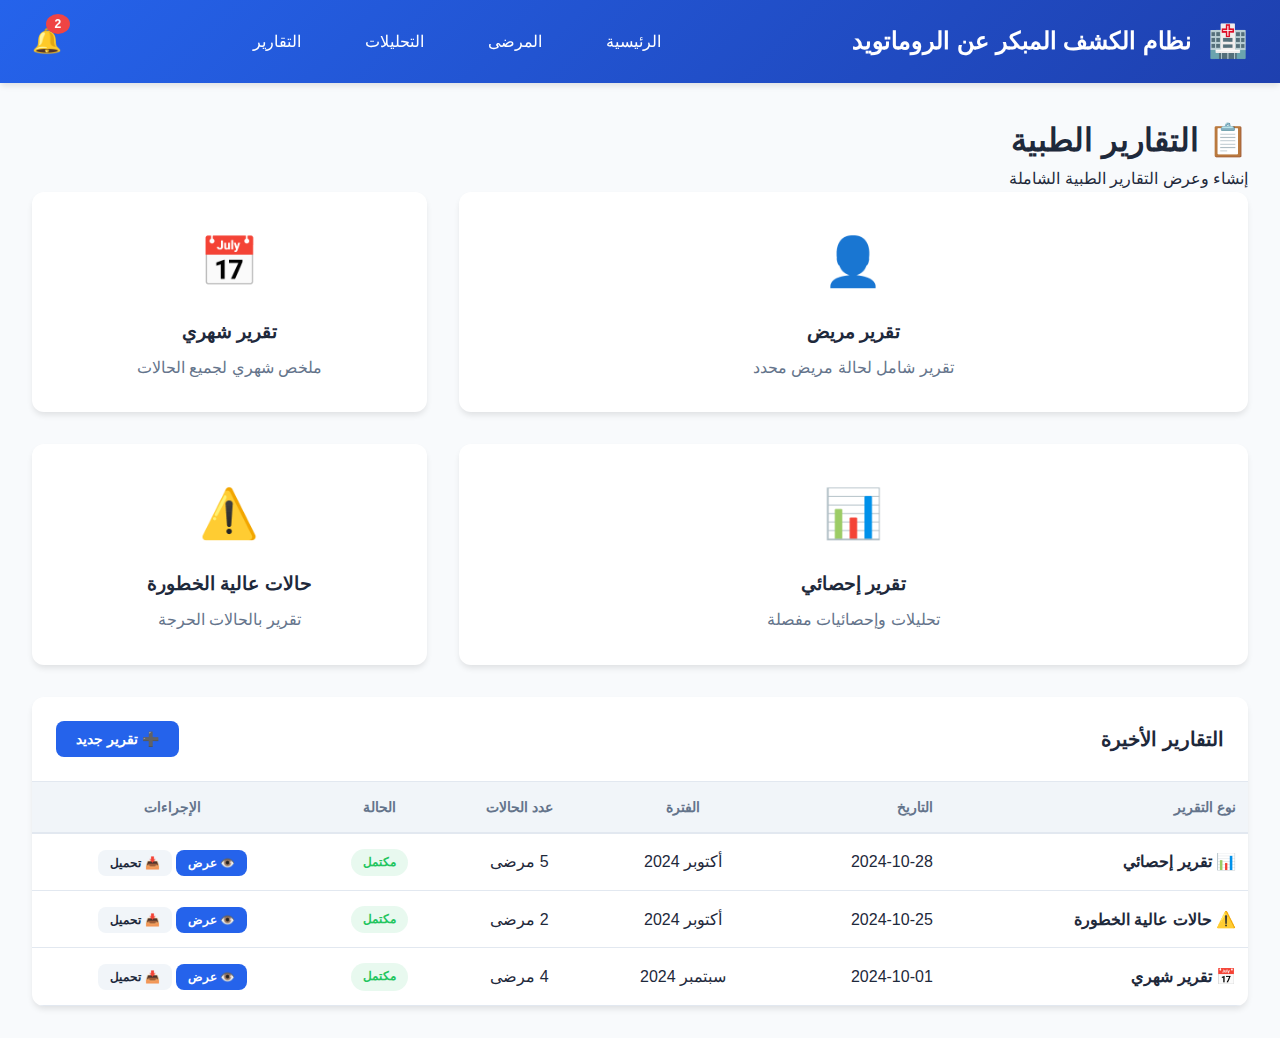
<file: reports.html>
<!DOCTYPE html>
<html lang="ar" dir="rtl">
<head>
    <meta charset="UTF-8">
    <meta name="viewport" content="width=device-width, initial-scale=1.0">
    <title>التقارير - نظام الكشف المبكر عن الروماتويد</title>
    <link rel="stylesheet" href="frontend/css/style.css">
</head>
<body>
    <nav class="navbar">
        <div class="navbar-container">
            <div class="navbar-brand">
                <span class="icon">🏥</span>
                <span>نظام الكشف المبكر عن الروماتويد</span>
            </div>
            <ul class="navbar-menu">
                <li><a href="index.html">الرئيسية</a></li>
                <li><a href="patients.html">المرضى</a></li>
                <li><a href="analytics.html">التحليلات</a></li>
                <li><a href="reports.html" class="active">التقارير</a></li>
            </ul>
            <div class="navbar-actions">
                <div class="notification-badge" onclick="showNotifications()">
                    <span style="font-size: 1.5rem; cursor: pointer;">🔔</span>
                    <span class="badge" id="notificationCount">2</span>
                </div>
            </div>
        </div>
    </nav>

    <div class="main-container">
        <div class="page-header">
            <h1>📋 التقارير الطبية</h1>
            <p>إنشاء وعرض التقارير الطبية الشاملة</p>
        </div>

        <div class="dashboard-grid" style="margin-bottom: 2rem;">
            <div class="card clickable" onclick="generateReport('patient')">
                <div class="card-body" style="text-align: center; padding: 2rem;">
                    <div style="font-size: 3rem; margin-bottom: 1rem;">👤</div>
                    <h3>تقرير مريض</h3>
                    <p style="color: var(--text-secondary); margin-top: 0.5rem;">تقرير شامل لحالة مريض محدد</p>
                </div>
            </div>

            <div class="card clickable" onclick="generateReport('monthly')">
                <div class="card-body" style="text-align: center; padding: 2rem;">
                    <div style="font-size: 3rem; margin-bottom: 1rem;">📅</div>
                    <h3>تقرير شهري</h3>
                    <p style="color: var(--text-secondary); margin-top: 0.5rem;">ملخص شهري لجميع الحالات</p>
                </div>
            </div>

            <div class="card clickable" onclick="generateReport('statistics')">
                <div class="card-body" style="text-align: center; padding: 2rem;">
                    <div style="font-size: 3rem; margin-bottom: 1rem;">📊</div>
                    <h3>تقرير إحصائي</h3>
                    <p style="color: var(--text-secondary); margin-top: 0.5rem;">تحليلات وإحصائيات مفصلة</p>
                </div>
            </div>

            <div class="card clickable" onclick="generateReport('highrisk')">
                <div class="card-body" style="text-align: center; padding: 2rem;">
                    <div style="font-size: 3rem; margin-bottom: 1rem;">⚠️</div>
                    <h3>حالات عالية الخطورة</h3>
                    <p style="color: var(--text-secondary); margin-top: 0.5rem;">تقرير بالحالات الحرجة</p>
                </div>
            </div>
        </div>

        <div class="card">
            <div class="card-header">
                <h2 class="card-title">التقارير الأخيرة</h2>
                <button class="btn btn-primary" onclick="showNewReportModal()">➕ تقرير جديد</button>
            </div>
            <div class="card-body" style="padding: 0;">
                <table class="data-table">
                    <thead>
                        <tr>
                            <th>نوع التقرير</th>
                            <th>التاريخ</th>
                            <th>الفترة</th>
                            <th>عدد الحالات</th>
                            <th>الحالة</th>
                            <th>الإجراءات</th>
                        </tr>
                    </thead>
                    <tbody>
                        <tr>
                            <td><strong>📊 تقرير إحصائي</strong></td>
                            <td>2024-10-28</td>
                            <td>أكتوبر 2024</td>
                            <td>5 مرضى</td>
                            <td><span class="badge badge-success">مكتمل</span></td>
                            <td>
                                <button class="btn btn-sm btn-primary" onclick="viewReport(1)">👁️ عرض</button>
                                <button class="btn btn-sm btn-secondary" onclick="downloadReport(1)">📥 تحميل</button>
                            </td>
                        </tr>
                        <tr>
                            <td><strong>⚠️ حالات عالية الخطورة</strong></td>
                            <td>2024-10-25</td>
                            <td>أكتوبر 2024</td>
                            <td>2 مرضى</td>
                            <td><span class="badge badge-success">مكتمل</span></td>
                            <td>
                                <button class="btn btn-sm btn-primary" onclick="viewReport(2)">👁️ عرض</button>
                                <button class="btn btn-sm btn-secondary" onclick="downloadReport(2)">📥 تحميل</button>
                            </td>
                        </tr>
                        <tr>
                            <td><strong>📅 تقرير شهري</strong></td>
                            <td>2024-10-01</td>
                            <td>سبتمبر 2024</td>
                            <td>4 مرضى</td>
                            <td><span class="badge badge-success">مكتمل</span></td>
                            <td>
                                <button class="btn btn-sm btn-primary" onclick="viewReport(3)">👁️ عرض</button>
                                <button class="btn btn-sm btn-secondary" onclick="downloadReport(3)">📥 تحميل</button>
                            </td>
                        </tr>
                    </tbody>
                </table>
            </div>
        </div>

        <div id="reportPreview" class="card" style="margin-top: 2rem; display: none;">
            <div class="card-header">
                <h2 class="card-title">معاينة التقرير</h2>
                <button class="btn btn-secondary" onclick="closeReportPreview()">✕ إغلاق</button>
            </div>
            <div class="card-body" id="reportContent">
            </div>
        </div>
    </div>

    <div id="newReportModal" class="modal">
        <div class="modal-content">
            <div class="modal-header">
                <h2>➕ إنشاء تقرير جديد</h2>
                <button class="modal-close" onclick="closeModal('newReportModal')">×</button>
            </div>
            <div class="modal-body">
                <form id="newReportForm">
                    <div class="form-group">
                        <label>نوع التقرير *</label>
                        <select id="reportType" required>
                            <option value="">اختر نوع التقرير...</option>
                            <option value="patient">تقرير مريض</option>
                            <option value="monthly">تقرير شهري</option>
                            <option value="statistics">تقرير إحصائي</option>
                            <option value="highrisk">حالات عالية الخطورة</option>
                        </select>
                    </div>
                    <div class="form-group" id="patientSelectGroup" style="display: none;">
                        <label>اختر المريض *</label>
                        <select id="reportPatient">
                            <option value="">اختر المريض...</option>
                        </select>
                    </div>
                    <div class="form-group">
                        <label>الفترة الزمنية *</label>
                        <select id="reportPeriod" required>
                            <option value="current">الشهر الحالي</option>
                            <option value="last">الشهر الماضي</option>
                            <option value="quarter">آخر 3 أشهر</option>
                            <option value="year">آخر سنة</option>
                        </select>
                    </div>
                    <div class="form-group">
                        <label>تضمين</label>
                        <div style="display: flex; flex-direction: column; gap: 0.5rem;">
                            <label style="display: flex; align-items: center; gap: 0.5rem;">
                                <input type="checkbox" checked> البيانات السريرية
                            </label>
                            <label style="display: flex; align-items: center; gap: 0.5rem;">
                                <input type="checkbox" checked> الرسوم البيانية
                            </label>
                            <label style="display: flex; align-items: center; gap: 0.5rem;">
                                <input type="checkbox"> الصور الطبية
                            </label>
                            <label style="display: flex; align-items: center; gap: 0.5rem;">
                                <input type="checkbox"> التوصيات الطبية
                            </label>
                        </div>
                    </div>
                </form>
            </div>
            <div class="modal-footer">
                <button class="btn btn-secondary" onclick="closeModal('newReportModal')">إلغاء</button>
                <button class="btn btn-primary" onclick="createReport()">📄 إنشاء التقرير</button>
            </div>
        </div>
    </div>

    <div id="notificationsModal" class="modal">
        <div class="modal-content">
            <div class="modal-header">
                <h2>🔔 التنبيهات</h2>
                <button class="modal-close" onclick="closeModal('notificationsModal')">×</button>
            </div>
            <div class="modal-body" id="notificationsContent">
                <div class="loading">
                    <div class="spinner"></div>
                </div>
            </div>
        </div>
    </div>

    <script src="frontend/js/mock-data.js"></script>
    <script src="frontend/js/api.js"></script>
    <script>
        document.addEventListener('DOMContentLoaded', async function() {
            await loadPatientsList();
            await updateNotificationCount();
        });

        async function loadPatientsList() {
            const response = await API.getPatients();
            const patients = response.data;
            
            const select = document.getElementById('reportPatient');
            select.innerHTML = '<option value="">اختر المريض...</option>' + 
                patients.map(p => `<option value="${p.id}">${p.name}</option>`).join('');
        }

        function generateReport(type) {
            document.getElementById('reportType').value = type;
            showNewReportModal();
        }

        function showNewReportModal() {
            document.getElementById('newReportModal').classList.add('active');
        }

        function closeModal(modalId) {
            document.getElementById(modalId).classList.remove('active');
        }

        document.getElementById('reportType')?.addEventListener('change', function() {
            const patientGroup = document.getElementById('patientSelectGroup');
            if (this.value === 'patient') {
                patientGroup.style.display = 'block';
            } else {
                patientGroup.style.display = 'none';
            }
        });

        async function createReport() {
            const type = document.getElementById('reportType').value;
            const period = document.getElementById('reportPeriod').value;
            
            if (!type) {
                alert('الرجاء اختيار نوع التقرير');
                return;
            }

            closeModal('newReportModal');
            alert('جاري إنشاء التقرير... سيتم إشعارك عند الانتهاء');
            
            setTimeout(() => {
                alert('✅ تم إنشاء التقرير بنجاح!');
                location.reload();
            }, 2000);
        }

        function viewReport(reportId) {
            const preview = document.getElementById('reportPreview');
            const content = document.getElementById('reportContent');
            
            content.innerHTML = `
                <div style="padding: 2rem;">
                    <h2 style="text-align: center; margin-bottom: 2rem;">تقرير إحصائي - أكتوبر 2024</h2>
                    
                    <div style="margin-bottom: 2rem;">
                        <h3>ملخص تنفيذي</h3>
                        <p>تم تسجيل 5 مرضى جدد خلال شهر أكتوبر 2024، منهم 2 حالة عالية الخطورة تحتاج لمتابعة دقيقة.</p>
                    </div>

                    <div style="margin-bottom: 2rem;">
                        <h3>الإحصائيات الرئيسية</h3>
                        <ul>
                            <li>إجمالي المرضى: 5</li>
                            <li>حالات عالية الخطورة: 2 (40%)</li>
                            <li>حالات متوسطة الخطورة: 2 (40%)</li>
                            <li>حالات منخفضة الخطورة: 1 (20%)</li>
                        </ul>
                    </div>

                    <div style="margin-bottom: 2rem;">
                        <h3>التوصيات</h3>
                        <ul>
                            <li>متابعة دورية للحالات عالية الخطورة كل أسبوعين</li>
                            <li>إجراء تحاليل شاملة للحالات الجديدة</li>
                            <li>تحديث البروتوكولات العلاجية حسب آخر الإرشادات</li>
                        </ul>
                    </div>

                    <div style="text-align: center; margin-top: 3rem;">
                        <button class="btn btn-primary" onclick="downloadReport(${reportId})">📥 تحميل PDF</button>
                        <button class="btn btn-secondary" onclick="printReport()">🖨️ طباعة</button>
                    </div>
                </div>
            `;
            
            preview.style.display = 'block';
            preview.scrollIntoView({ behavior: 'smooth' });
        }

        function closeReportPreview() {
            document.getElementById('reportPreview').style.display = 'none';
        }

        function downloadReport(reportId) {
            alert('سيتم تحميل التقرير بصيغة PDF (قريباً)');
        }

        function printReport() {
            window.print();
        }

        function showNotifications() {
            document.getElementById('notificationsModal').classList.add('active');
            loadNotifications();
        }

        async function loadNotifications() {
            const response = await API.getAlerts();
            const notifications = response.data;
            
            const content = document.getElementById('notificationsContent');
            content.innerHTML = notifications.map(notif => `
                <div class="notification-item ${notif.read ? 'read' : 'unread'}">
                    <div class="notification-icon ${notif.type}">${notif.type === 'warning' ? '⚠️' : notif.type === 'info' ? 'ℹ️' : '✅'}</div>
                    <div class="notification-content">
                        <h4>${notif.title}</h4>
                        <p>${notif.message}</p>
                        <small>${new Date(notif.date).toLocaleString('ar-SA')}</small>
                    </div>
                </div>
            `).join('');
        }

        async function updateNotificationCount() {
            const response = await API.getAlerts();
            const unreadCount = response.data.filter(n => !n.read).length;
            document.getElementById('notificationCount').textContent = unreadCount;
        }
    </script>

    <style>
        .clickable {
            cursor: pointer;
            transition: transform 0.2s, box-shadow 0.2s;
        }
        .clickable:hover {
            transform: translateY(-4px);
            box-shadow: 0 8px 16px rgba(0,0,0,0.1);
        }
    </style>
</body>
</html>
</file>
<file: frontend/css/style.css>
/* ===== المتغيرات العامة ===== */
:root {
  --primary-color: #2563eb;
  --primary-dark: #1e40af;
  --secondary-color: #10b981;
  --danger-color: #ef4444;
  --warning-color: #f59e0b;
  --info-color: #3b82f6;
  --success-color: #22c55e;
  
  --bg-primary: #ffffff;
  --bg-secondary: #f8fafc;
  --bg-tertiary: #f1f5f9;
  
  --text-primary: #1e293b;
  --text-secondary: #64748b;
  --text-light: #94a3b8;
  
  --border-color: #e2e8f0;
  --shadow-sm: 0 1px 2px 0 rgba(0, 0, 0, 0.05);
  --shadow-md: 0 4px 6px -1px rgba(0, 0, 0, 0.1);
  --shadow-lg: 0 10px 15px -3px rgba(0, 0, 0, 0.1);
  --shadow-xl: 0 20px 25px -5px rgba(0, 0, 0, 0.1);
  
  --radius-sm: 0.375rem;
  --radius-md: 0.5rem;
  --radius-lg: 0.75rem;
  --radius-xl: 1rem;
  
  --transition: all 0.3s cubic-bezier(0.4, 0, 0.2, 1);
}

/* ===== إعادة تعيين الأساسيات ===== */
* {
  margin: 0;
  padding: 0;
  box-sizing: border-box;
}

body {
  font-family: 'Segoe UI', Tahoma, Geneva, Verdana, sans-serif;
  background-color: var(--bg-secondary);
  color: var(--text-primary);
  line-height: 1.6;
  direction: rtl;
  text-align: right;
}

/* ===== الشريط العلوي ===== */
.navbar {
  background: linear-gradient(135deg, var(--primary-color) 0%, var(--primary-dark) 100%);
  color: white;
  padding: 1rem 2rem;
  box-shadow: var(--shadow-md);
  position: sticky;
  top: 0;
  z-index: 1000;
}

.navbar-container {
  max-width: 1400px;
  margin: 0 auto;
  display: flex;
  justify-content: space-between;
  align-items: center;
}

.navbar-brand {
  display: flex;
  align-items: center;
  gap: 1rem;
  font-size: 1.5rem;
  font-weight: bold;
}

.navbar-brand .icon {
  font-size: 2rem;
}

.navbar-menu {
  display: flex;
  gap: 2rem;
  list-style: none;
}

.navbar-menu a {
  color: white;
  text-decoration: none;
  padding: 0.5rem 1rem;
  border-radius: var(--radius-md);
  transition: var(--transition);
}

.navbar-menu a:hover {
  background-color: rgba(255, 255, 255, 0.1);
}

.navbar-actions {
  display: flex;
  gap: 1rem;
  align-items: center;
}

.notification-badge {
  position: relative;
  cursor: pointer;
}

.notification-badge .badge {
  position: absolute;
  top: -8px;
  right: -8px;
  background-color: var(--danger-color);
  color: white;
  border-radius: 50%;
  width: 20px;
  height: 20px;
  display: flex;
  align-items: center;
  justify-content: center;
  font-size: 0.75rem;
  font-weight: bold;
}

/* ===== الحاوية الرئيسية ===== */
.main-container {
  max-width: 1400px;
  margin: 2rem auto;
  padding: 0 2rem;
}

/* ===== بطاقات الإحصائيات ===== */
.stats-grid {
  display: grid;
  grid-template-columns: repeat(auto-fit, minmax(250px, 1fr));
  gap: 1.5rem;
  margin-bottom: 2rem;
}

.stat-card {
  background: var(--bg-primary);
  padding: 1.5rem;
  border-radius: var(--radius-lg);
  box-shadow: var(--shadow-md);
  transition: var(--transition);
  border-right: 4px solid transparent;
}

.stat-card:hover {
  transform: translateY(-4px);
  box-shadow: var(--shadow-lg);
}

.stat-card.primary {
  border-right-color: var(--primary-color);
}

.stat-card.success {
  border-right-color: var(--success-color);
}

.stat-card.warning {
  border-right-color: var(--warning-color);
}

.stat-card.danger {
  border-right-color: var(--danger-color);
}

.stat-card-header {
  display: flex;
  justify-content: space-between;
  align-items: center;
  margin-bottom: 1rem;
}

.stat-card-title {
  color: var(--text-secondary);
  font-size: 0.875rem;
  font-weight: 500;
  text-transform: uppercase;
  letter-spacing: 0.05em;
}

.stat-card-icon {
  width: 48px;
  height: 48px;
  border-radius: var(--radius-lg);
  display: flex;
  align-items: center;
  justify-content: center;
  font-size: 1.5rem;
}

.stat-card.primary .stat-card-icon {
  background-color: rgba(37, 99, 235, 0.1);
  color: var(--primary-color);
}

.stat-card.success .stat-card-icon {
  background-color: rgba(34, 197, 94, 0.1);
  color: var(--success-color);
}

.stat-card.warning .stat-card-icon {
  background-color: rgba(245, 158, 11, 0.1);
  color: var(--warning-color);
}

.stat-card.danger .stat-card-icon {
  background-color: rgba(239, 68, 68, 0.1);
  color: var(--danger-color);
}

.stat-card-value {
  font-size: 2rem;
  font-weight: bold;
  color: var(--text-primary);
  margin-bottom: 0.25rem;
}

.stat-card-change {
  font-size: 0.875rem;
  display: flex;
  align-items: center;
  gap: 0.25rem;
}

.stat-card-change.positive {
  color: var(--success-color);
}

.stat-card-change.negative {
  color: var(--danger-color);
}

/* ===== الشبكة الرئيسية ===== */
.dashboard-grid {
  display: grid;
  grid-template-columns: 2fr 1fr;
  gap: 2rem;
  margin-bottom: 2rem;
}

/* ===== البطاقات ===== */
.card {
  background: var(--bg-primary);
  border-radius: var(--radius-lg);
  box-shadow: var(--shadow-md);
  overflow: hidden;
}

.card-header {
  padding: 1.5rem;
  border-bottom: 1px solid var(--border-color);
  display: flex;
  justify-content: space-between;
  align-items: center;
}

.card-title {
  font-size: 1.25rem;
  font-weight: 600;
  color: var(--text-primary);
}

.card-body {
  padding: 1.5rem;
}

.card-footer {
  padding: 1rem 1.5rem;
  background-color: var(--bg-tertiary);
  border-top: 1px solid var(--border-color);
}

/* ===== جدول المرضى ===== */
.patients-table {
  width: 100%;
  border-collapse: collapse;
}

.patients-table thead {
  background-color: var(--bg-tertiary);
}

.patients-table th {
  padding: 1rem;
  text-align: right;
  font-weight: 600;
  color: var(--text-secondary);
  font-size: 0.875rem;
  text-transform: uppercase;
  letter-spacing: 0.05em;
}

.patients-table td {
  padding: 1rem;
  border-bottom: 1px solid var(--border-color);
}

.patients-table tbody tr {
  transition: var(--transition);
  cursor: pointer;
}

.patients-table tbody tr:hover {
  background-color: var(--bg-tertiary);
}

/* ===== جدول البيانات المحسّن ===== */
.data-table {
  width: 100%;
  border-collapse: collapse;
  table-layout: auto; /* تغيير من fixed إلى auto لضبط العرض تلقائياً */
}

.data-table thead {
  background-color: var(--bg-tertiary);
}

.data-table th {
  padding: 0.875rem 0.75rem;
  text-align: right;
  font-weight: 600;
  color: var(--text-secondary);
  font-size: 0.875rem;
  border-bottom: 2px solid var(--border-color);
  white-space: nowrap;
}

.data-table td {
  padding: 0.875rem 0.75rem;
  border-bottom: 1px solid var(--border-color);
  vertical-align: middle;
  white-space: nowrap; /* منع التفاف النص */
}

/* تخصيص عرض الأعمدة */
.data-table th:nth-child(1),
.data-table td:nth-child(1) {
  font-weight: 600;
}

.data-table th:nth-child(3),
.data-table td:nth-child(3) {
  text-align: center;
}

.data-table th:nth-child(4),
.data-table td:nth-child(4) {
  text-align: center;
}

.data-table th:nth-child(5),
.data-table td:nth-child(5) {
  text-align: center;
}

.data-table th:nth-child(6),
.data-table td:nth-child(6) {
  text-align: center;
}

.data-table th:nth-child(7),
.data-table td:nth-child(7) {
  text-align: center;
}

.data-table th:nth-child(8),
.data-table td:nth-child(8) {
  text-align: center;
}

.data-table tbody tr {
  transition: var(--transition);
}

.data-table tbody tr:hover {
  background-color: var(--bg-secondary);
  transform: scale(1.001);
  box-shadow: 0 2px 4px rgba(0,0,0,0.05);
}

/* تغليف الجدول للتمرير الأفقي */
.table-wrapper {
  width: 100%;
  overflow-x: auto;
  -webkit-overflow-scrolling: touch;
}

/* ===== الشارات (Badges) ===== */
.badge {
  display: inline-flex;
  align-items: center;
  padding: 0.25rem 0.75rem;
  border-radius: 9999px;
  font-size: 0.75rem;
  font-weight: 600;
  text-transform: uppercase;
  letter-spacing: 0.05em;
}

.badge-success {
  background-color: rgba(34, 197, 94, 0.1);
  color: var(--success-color);
}

.badge-warning {
  background-color: rgba(245, 158, 11, 0.1);
  color: var(--warning-color);
}

.badge-danger {
  background-color: rgba(239, 68, 68, 0.1);
  color: var(--danger-color);
}

.badge-info {
  background-color: rgba(59, 130, 246, 0.1);
  color: var(--info-color);
}

.badge-primary {
  background-color: rgba(37, 99, 235, 0.1);
  color: var(--primary-color);
}

/* ===== التنبيهات ===== */
.alerts-list {
  display: flex;
  flex-direction: column;
  gap: 1rem;
}

.alert-item {
  padding: 1rem;
  border-radius: var(--radius-md);
  border-right: 4px solid;
  background-color: var(--bg-tertiary);
  transition: var(--transition);
  cursor: pointer;
}

.alert-item:hover {
  transform: translateX(-4px);
  box-shadow: var(--shadow-md);
}

.alert-item.critical {
  border-right-color: var(--danger-color);
  background-color: rgba(239, 68, 68, 0.05);
}

.alert-item.high {
  border-right-color: var(--warning-color);
  background-color: rgba(245, 158, 11, 0.05);
}

.alert-item.medium {
  border-right-color: var(--info-color);
  background-color: rgba(59, 130, 246, 0.05);
}

.alert-item.low {
  border-right-color: var(--success-color);
  background-color: rgba(34, 197, 94, 0.05);
}

.alert-header {
  display: flex;
  justify-content: space-between;
  align-items: start;
  margin-bottom: 0.5rem;
}

.alert-title {
  font-weight: 600;
  color: var(--text-primary);
  font-size: 0.875rem;
}

.alert-time {
  font-size: 0.75rem;
  color: var(--text-light);
}

.alert-message {
  font-size: 0.875rem;
  color: var(--text-secondary);
  margin-bottom: 0.5rem;
}

.alert-patient {
  font-size: 0.75rem;
  color: var(--text-light);
}

/* ===== الأزرار ===== */
.btn {
  padding: 0.625rem 1.25rem;
  border: none;
  border-radius: var(--radius-md);
  font-weight: 600;
  cursor: pointer;
  transition: var(--transition);
  display: inline-flex;
  align-items: center;
  gap: 0.5rem;
  font-size: 0.875rem;
  text-decoration: none;
}

.btn-primary {
  background-color: var(--primary-color);
  color: white;
}

.btn-primary:hover {
  background-color: var(--primary-dark);
  transform: translateY(-2px);
  box-shadow: var(--shadow-md);
}

.btn-secondary {
  background-color: var(--bg-tertiary);
  color: var(--text-primary);
}

.btn-secondary:hover {
  background-color: var(--border-color);
}

.btn-success {
  background-color: var(--success-color);
  color: white;
}

.btn-danger {
  background-color: var(--danger-color);
  color: white;
}

.btn-sm {
  padding: 0.375rem 0.75rem;
  font-size: 0.75rem;
}

.btn-lg {
  padding: 0.875rem 1.75rem;
  font-size: 1rem;
}

/* ===== مؤشر التقدم ===== */
.progress-bar {
  width: 100%;
  height: 8px;
  background-color: var(--bg-tertiary);
  border-radius: 9999px;
  overflow: hidden;
}

.progress-fill {
  height: 100%;
  border-radius: 9999px;
  transition: width 0.5s ease;
}

.progress-fill.success {
  background-color: var(--success-color);
}

.progress-fill.warning {
  background-color: var(--warning-color);
}

.progress-fill.danger {
  background-color: var(--danger-color);
}

/* ===== الرسوم البيانية ===== */
.chart-container {
  position: relative;
  height: 300px;
  margin-top: 1rem;
}

/* ===== الحالة الفارغة ===== */
.empty-state {
  text-align: center;
  padding: 3rem 1rem;
  color: var(--text-secondary);
}

.empty-state-icon {
  font-size: 4rem;
  margin-bottom: 1rem;
  opacity: 0.3;
}

.empty-state-title {
  font-size: 1.25rem;
  font-weight: 600;
  margin-bottom: 0.5rem;
  color: var(--text-primary);
}

.empty-state-message {
  font-size: 0.875rem;
}

/* ===== التحميل ===== */
.loading {
  display: flex;
  justify-content: center;
  align-items: center;
  padding: 2rem;
}

.spinner {
  width: 40px;
  height: 40px;
  border: 4px solid var(--border-color);
  border-top-color: var(--primary-color);
  border-radius: 50%;
  animation: spin 1s linear infinite;
}

@keyframes spin {
  to { transform: rotate(360deg); }
}

/* ===== النافذة المنبثقة (Modal) ===== */
.modal {
  display: none;
  position: fixed;
  top: 0;
  left: 0;
  width: 100%;
  height: 100%;
  background-color: rgba(0, 0, 0, 0.5);
  z-index: 9999;
  justify-content: center;
  align-items: center;
  backdrop-filter: blur(4px);
  animation: fadeIn 0.3s ease-out;
}

.modal-content {
  background: white;
  border-radius: 16px;
  box-shadow: 0 20px 60px rgba(0, 0, 0, 0.3);
  max-width: 600px;
  width: 90%;
  max-height: 90vh;
  overflow-y: auto;
  animation: slideUp 0.3s ease-out;
}

.modal-header {
  display: flex;
  justify-content: space-between;
  align-items: center;
  padding: 1.5rem 2rem;
  border-bottom: 1px solid var(--border-color);
}

.modal-title {
  font-size: 1.25rem;
  font-weight: 600;
  color: var(--text-primary);
  margin: 0;
}

.modal-close {
  background: none;
  border: none;
  font-size: 1.5rem;
  cursor: pointer;
  color: var(--text-secondary);
  transition: var(--transition);
  padding: 0.25rem 0.5rem;
  border-radius: 4px;
}

.modal-close:hover {
  background-color: var(--bg-tertiary);
  color: var(--text-primary);
}

.modal-body {
  padding: 2rem;
}

.modal-footer {
  display: flex;
  justify-content: flex-end;
  gap: 1rem;
  padding: 1.5rem 2rem;
  border-top: 1px solid var(--border-color);
  background-color: var(--bg-secondary);
}

@keyframes slideUp {
  from {
    transform: translateY(50px);
    opacity: 0;
  }
  to {
    transform: translateY(0);
    opacity: 1;
  }
}

/* ===== تحسينات النموذج ===== */
.form-control:focus {
  outline: none;
  border-color: #667eea !important;
  box-shadow: 0 0 0 3px rgba(102, 126, 234, 0.1) !important;
}

.form-control:hover {
  border-color: #9ca3af !important;
}

.form-control::placeholder {
  color: #9ca3af;
  opacity: 0.7;
}

/* تحسين select */
select.form-control {
  background-image: url("data:image/svg+xml,%3Csvg xmlns='http://www.w3.org/2000/svg' width='12' height='12' viewBox='0 0 12 12'%3E%3Cpath fill='%23667eea' d='M6 9L1 4h10z'/%3E%3C/svg%3E");
  background-repeat: no-repeat;
  background-position: left 1rem center;
  padding-left: 2.5rem;
}

/* تحسين الأزرار في النموذج */
.modal-footer .btn {
  transition: all 0.3s ease;
  font-weight: 600;
}

.modal-footer .btn:hover {
  transform: translateY(-2px);
  box-shadow: 0 4px 12px rgba(0, 0, 0, 0.15);
}

.modal-footer .btn-primary:hover {
  box-shadow: 0 4px 20px rgba(102, 126, 234, 0.4);
}

/* ===== الاستجابة للشاشات الصغيرة ===== */
@media (max-width: 1024px) {
  .dashboard-grid {
    grid-template-columns: 1fr;
  }
  
  .analytics-grid {
    grid-template-columns: 1fr !important;
  }
  
  .main-container {
    padding: 0 1rem;
  }
}

@media (max-width: 768px) {
  .modal-content {
    max-width: 95% !important;
    margin: 1rem;
  }
  
  .modal-body form > div[style*="grid"] {
    grid-template-columns: 1fr !important;
  }
}

@media (max-width: 768px) {
  .navbar-menu {
    display: none;
  }
  
  .stats-grid {
    grid-template-columns: 1fr;
  }
  
  .main-container {
    padding: 0 1rem;
  }
}

/* ===== أدوات مساعدة ===== */
.text-center { text-align: center; }
.text-left { text-align: left; }
.text-right { text-align: right; }

.mt-1 { margin-top: 0.5rem; }
.mt-2 { margin-top: 1rem; }
.mt-3 { margin-top: 1.5rem; }
.mt-4 { margin-top: 2rem; }

.mb-1 { margin-bottom: 0.5rem; }
.mb-2 { margin-bottom: 1rem; }
.mb-3 { margin-bottom: 1.5rem; }
.mb-4 { margin-bottom: 2rem; }

.flex { display: flex; }
.flex-col { flex-direction: column; }
.items-center { align-items: center; }
.justify-between { justify-content: space-between; }
.gap-1 { gap: 0.5rem; }
.gap-2 { gap: 1rem; }
.gap-3 { gap: 1.5rem; }

.hidden { display: none; }

/* ===== التنبيهات ===== */
.alert-item {
  display: flex;
  gap: 1rem;
  padding: 1rem;
  border-radius: var(--radius-md);
  margin-bottom: 0.75rem;
  border-right: 4px solid;
  background: var(--bg-secondary);
  transition: var(--transition);
}

.alert-item:hover {
  transform: translateX(-4px);
  box-shadow: var(--shadow-md);
}

.alert-item.warning {
  border-right-color: var(--warning-color);
  background: rgba(245, 158, 11, 0.05);
}

.alert-item.info {
  border-right-color: var(--info-color);
  background: rgba(59, 130, 246, 0.05);
}

.alert-item.success {
  border-right-color: var(--success-color);
  background: rgba(34, 197, 94, 0.05);
}

.alert-item.danger {
  border-right-color: var(--danger-color);
  background: rgba(239, 68, 68, 0.05);
}

.alert-icon {
  font-size: 1.5rem;
  flex-shrink: 0;
}

.alert-content h4 {
  margin: 0 0 0.25rem 0;
  font-size: 0.95rem;
  font-weight: 600;
  color: var(--text-primary);
}

.alert-content p {
  margin: 0 0 0.5rem 0;
  font-size: 0.875rem;
  color: var(--text-secondary);
}

.alert-content small {
  font-size: 0.75rem;
  color: var(--text-light);
}
</file>
